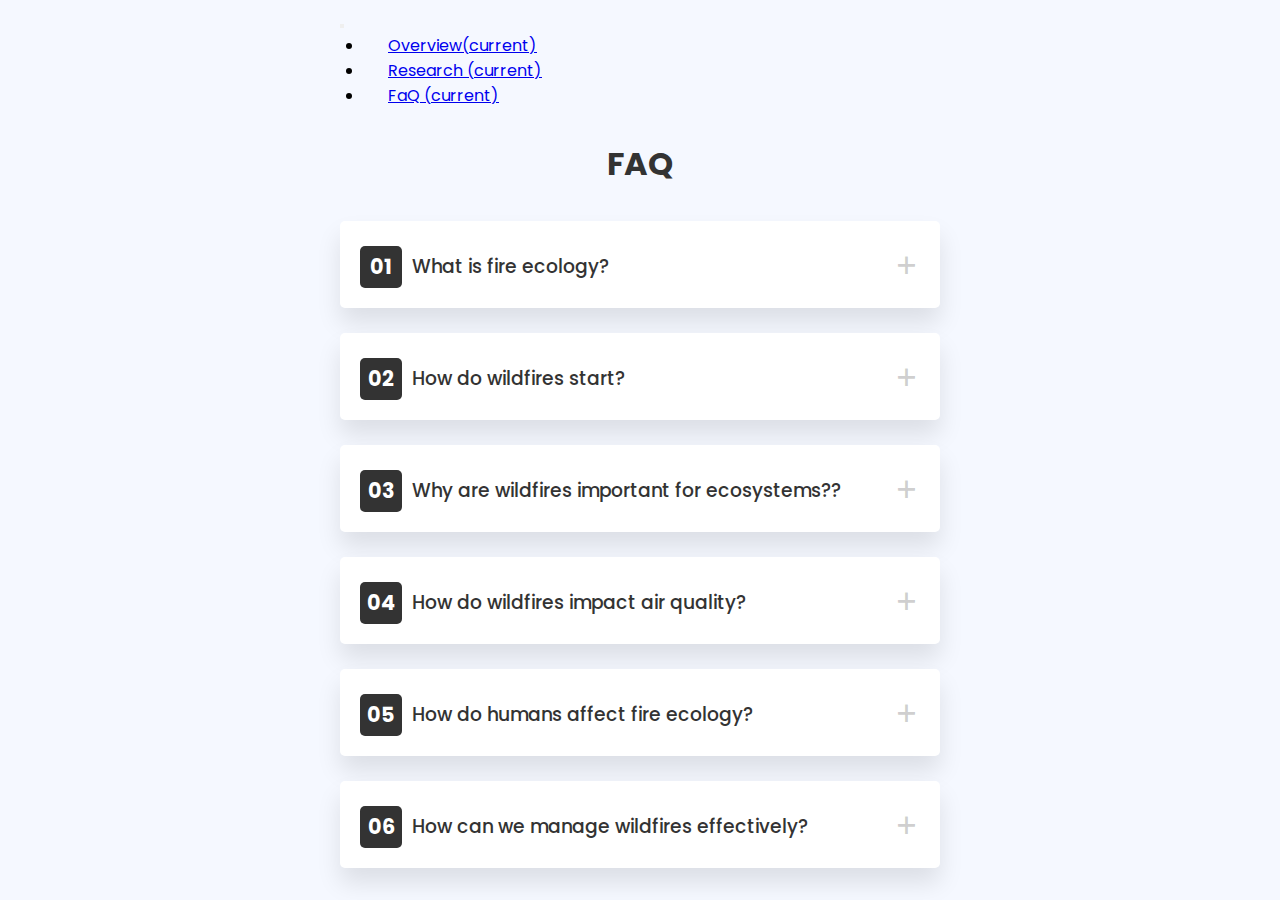
<file: faq.html>
<!DOCTYPE html>
<html lang="en">

<head>
    <meta charset="UTF-8">
    <meta name="viewport" content="width=device-width, initial-scale=1.0">
    <title>FAQ</title>
    <link rel="stylesheet" href="https://cdn.jsdelivr.net/npm/bootstrap@4.1.3/dist/css/bootstrap.min.css"
        integrity="sha384-MCw98/SFnGE8fJT3GXwEOngsV7Zt27NXFoaoApmYm81iuXoPkFOJwJ8ERdknLPMO" crossorigin="anonymous">
    <link rel="stylesheet" href="https://cdnjs.cloudflare.com/ajax/libs/font-awesome/6.4.0/css/all.min.css"
        integrity="sha512-iecdLmaskl7CVkqkXNQ/ZH/XLlvWZOJyj7Yy7tcenmpD1ypASozpmT/E0iPtmFIB46ZmdtAc9eNBvH0H/ZpiBw=="
        crossorigin="anonymous" referrerpolicy="no-referrer" />
    <link rel="shortcut icon" href="favicon_io (3)/favicon.ico" type="image/x-icon">
    <link rel="stylesheet" href="faq.css">
</head>

<body>
    <div class="container">
        <div class="container-fluid">
            <section class="navbar-home">
                <nav class="navbar navbar-expand-lg navbar-light bg-transparent">
                    <button class="navbar-toggler" type="button" data-toggle="collapse"
                        data-target="#navbarSupportedContent" aria-controls="navbarSupportedContent"
                        aria-expanded="false" aria-label="Toggle navigation">
                        <span class="navbar-toggler-icon"></span>
                    </button>

                    <div class="collapse navbar-collapse" id="navbarSupportedContent">
                        <ul class="navbar-nav mr-auto">
                            <li class="nav-item active">
                                <a class="nav-link" href="index.html">Overview<span class="sr-only">(current)</span></a>
                            </li>
                            <li class="nav-item active">
                                <a class="nav-link" href="research.html">Research <span
                                        class="sr-only">(current)</span></a>
                            </li>
                            <li class="nav-item active">
                                <a class="nav-link black" href="faq.html">FaQ <span class="sr-only">(current)</span></a>
                            </li>
                        </ul>
                    </div>
                </nav>
            </section>
            <h1 class="h1-faq">FAQ</h1>
            <div class="box">
                <input type="radio" name="acc" id="acc1">
                <label for="acc1">
                    <h2>01</h2>
                    <h3>What is fire ecology?</h3>
                </label>
                <div class="content">
                    <p>Fire ecology is the study of how fire interacts with the natural environment, including the
                        relationships between fire, plants, animals, and ecosystems. It encompasses the processes of
                        fire
                        ignition, behavior, and effects on ecosystems, as well as the adaptations of organisms to fire.
                    </p>
                </div>
            </div>

            <div class="box">
                <input type="radio" name="acc" id="acc2">
                <label for="acc2">
                    <h2>02</h2>
                    <h3>How do wildfires start?</h3>
                </label>
                <div class="content">
                    <p>Wildfires can start from both natural and human-caused sources. Natural causes include lightning
                        strikes, volcanic eruptions, and spontaneous combustion. Human-caused sources may involve
                        campfires
                        left unattended, discarded cigarettes, fireworks, arson, or equipment sparks.</p>
                </div>
            </div>

            <div class="box">
                <input type="radio" name="acc" id="acc3">
                <label for="acc3">
                    <h2>03</h2>
                    <h3>Why are wildfires important for ecosystems??</h3>
                </label>
                <div class="content">
                    <p>Wildfires play a crucial role in maintaining healthy ecosystems. They help recycle nutrients,
                        reduce
                        accumulated fuel loads, promote new growth, and create diverse habitats for various plant and
                        animal
                        species. Some ecosystems even depend on periodic wildfires for their survival and regeneration.
                    </p>
                </div>
            </div>

            <div class="box">
                <input type="radio" name="acc" id="acc4">
                <label for="acc4">
                    <h2>04</h2>
                    <h3>How do wildfires impact air quality?</h3>
                </label>
                <div class="content">
                    <p>Wildfires release various pollutants and particulate matter into the air, which can lead to
                        reduced
                        air quality and health issues for people with respiratory problems. The smoke from wildfires can
                        also affect visibility and contribute to climate change by releasing greenhouse gases like
                        carbon
                        dioxide.</p>
                </div>
            </div>
            <div class="box">
                <input type="radio" name="acc" id="acc5">
                <label for="acc5">
                    <h2>05</h2>
                    <h3>How do humans affect fire ecology?</h3>
                </label>
                <div class="content">
                    <p>Human activities have significantly influenced fire ecology. Land use changes, fire suppression
                        policies, urbanization near fire-prone areas, and climate change are some of the factors that
                        can
                        alter fire patterns, leading to more frequent and severe wildfires.</p>
                </div>
            </div>
            <div class="box">
                <input type="radio" name="acc" id="acc6">
                <label for="acc6">
                    <h2>06</h2>
                    <h3>How can we manage wildfires effectively?</h3>
                </label>
                <div class="content">
                    <p>Effective wildfire management involves a combination of prevention, suppression, and prescribed
                        burning strategies. Additionally, public education on fire safety and responsible land
                        management
                        practices is crucial to reducing the risk of catastrophic wildfires. Collaborative efforts among
                        communities, landowners, and government agencies are also vital for successful wildfire
                        management.
                    </p>
                </div>
            </div>
        </div>


        <!-- Optional JavaScript -->
        <!-- jQuery first, then Popper.js, then Bootstrap JS -->
        <script src="https://code.jquery.com/jquery-3.3.1.slim.min.js"
            integrity="sha384-q8i/X+965DzO0rT7abK41JStQIAqVgRVzpbzo5smXKp4YfRvH+8abtTE1Pi6jizo"
            crossorigin="anonymous"></script>
        <script src="https://cdn.jsdelivr.net/npm/popper.js@1.14.3/dist/umd/popper.min.js"
            integrity="sha384-ZMP7rVo3mIykV+2+9J3UJ46jBk0WLaUAdn689aCwoqbBJiSnjAK/l8WvCWPIPm49"
            crossorigin="anonymous"></script>
        <script src="https://cdn.jsdelivr.net/npm/bootstrap@4.1.3/dist/js/bootstrap.min.js"
            integrity="sha384-ChfqqxuZUCnJSK3+MXmPNIyE6ZbWh2IMqE241rYiqJxyMiZ6OW/JmZQ5stwEULTy"
            crossorigin="anonymous"></script>
</body>

</html>
</file>
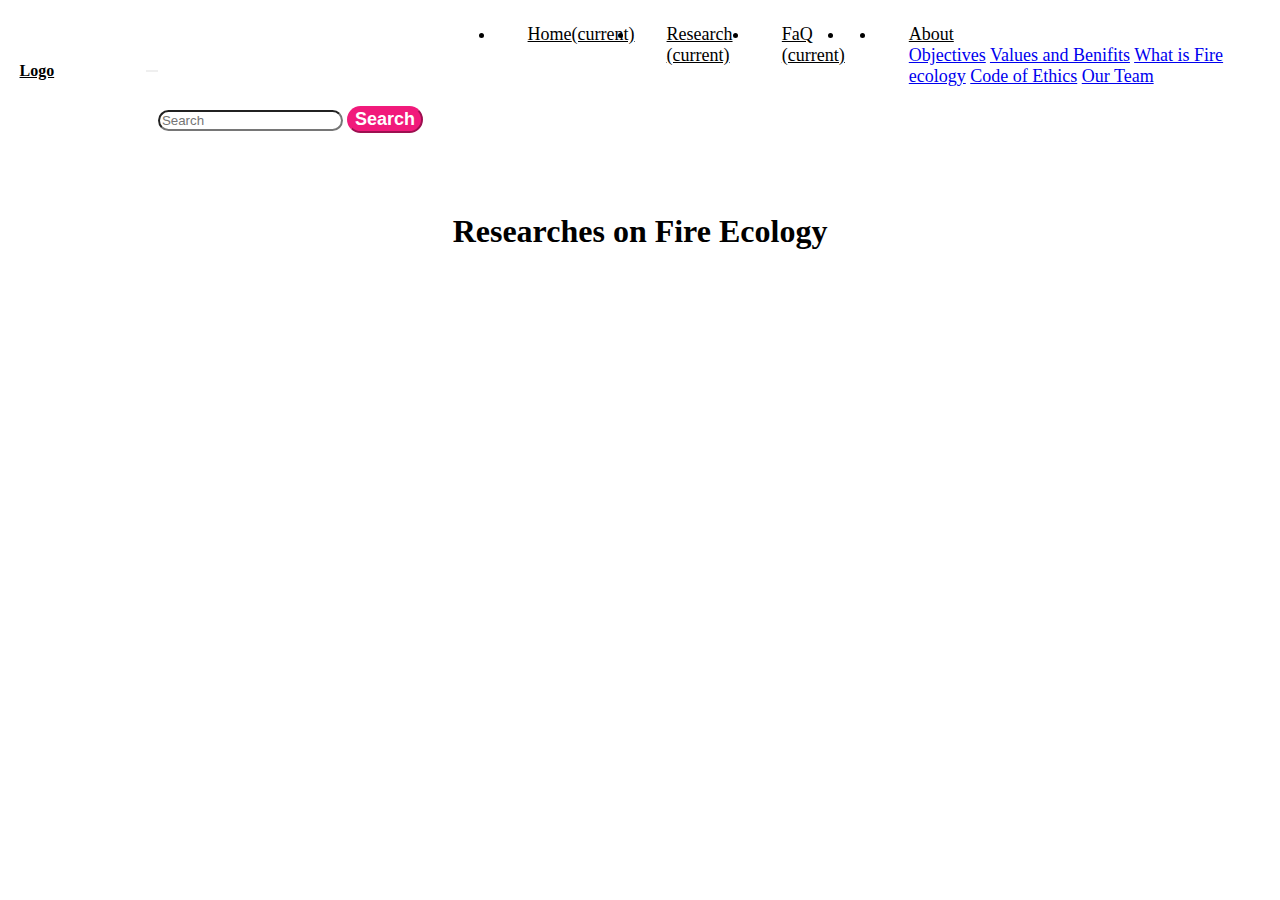
<file: research.html>
<!DOCTYPE html>
<html lang="en">

<head>
    <meta charset="UTF-8">
    <meta name="viewport" content="width=device-width, initial-scale=1.0">
    <link rel="stylesheet" href="https://cdn.jsdelivr.net/npm/bootstrap@4.1.3/dist/css/bootstrap.min.css"
        integrity="sha384-MCw98/SFnGE8fJT3GXwEOngsV7Zt27NXFoaoApmYm81iuXoPkFOJwJ8ERdknLPMO" crossorigin="anonymous">
    <link rel="stylesheet" href="https://cdnjs.cloudflare.com/ajax/libs/font-awesome/6.4.0/css/all.min.css"
        integrity="sha512-iecdLmaskl7CVkqkXNQ/ZH/XLlvWZOJyj7Yy7tcenmpD1ypASozpmT/E0iPtmFIB46ZmdtAc9eNBvH0H/ZpiBw=="
        crossorigin="anonymous" referrerpolicy="no-referrer" />
    <link rel="stylesheet" href="./style2.css">
    <link rel="shortcut icon" href="favicon_io (3)/favicon.ico" type="image/x-icon">
    <title>Research</title>
</head>

<body>
    <div class="container-fluid">
        <section class="navbar-home">
            <nav class="navbar navbar-expand-lg navbar-light bg-transparent">
                <a class="navbar-brand lobe-logo" href="#" style="color: black;">Logo</a>
                <button class="navbar-toggler" type="button" data-toggle="collapse"
                    data-target="#navbarSupportedContent" aria-controls="navbarSupportedContent" aria-expanded="false"
                    aria-label="Toggle navigation">
                    <span class="navbar-toggler-icon"></span>
                </button>

                <div class="collapse navbar-collapse" id="navbarSupportedContent">
                    <ul class="navbar-nav mr-auto">
                        <li class="nav-item active">
                            <a class="nav-link" href="index.html">Home<span class="sr-only">(current)</span></a>
                        </li>
                        <li class="nav-item active">
                            <a class="nav-link" href="research.html">Research <span class="sr-only">(current)</span></a>
                        </li>
                        <li class="nav-item active">
                            <a class="nav-link black" href="faq.html">FaQ <span class="sr-only">(current)</span></a>
                        </li>
                        <li class="nav-item active">
                        <li class="nav-item dropdown">
                            <a class="nav-link dropdown-toggle" href="#" id="navbarDropdown" role="button"
                                data-toggle="dropdown" aria-haspopup="true" aria-expanded="false" style="color: black;">
                                About
                            </a>
                            <div class="dropdown-menu" aria-labelledby="navbarDropdown">
                                <a class="dropdown-item" href="about.html#objective">Objectives</a>
                                <a class="dropdown-item" href="about.html#codE" target="_blank">Values and Benifits</a>
                                <a class="dropdown-item" href="about.html#fireE" target="_blank">What is Fire
                                    ecology</a>
                                <a class="dropdown-item" href="about.html#codeE">Code of Ethics</a>
                                <a class="dropdown-item" href="about.html#teaM">Our Team</a>
                            </div>
                        </li>
                        </li>
                    </ul>
                    <form class="form-inline my-2 my-lg-0">
                        <input class="form-control mr-sm-2" type="search" placeholder="Search" aria-label="Search">
                        <button class="btn btn-outline-success download-btn my-2 my-sm-0" type="submit">Search</button>
                    </form>
                </div>
            </nav>
        </section>
        <section class="text-main">
            <h1 class="main">Researches on Fire Ecology</h1>
        </section>
    </div>



    <!-- Optional JavaScript -->
    <!-- jQuery first, then Popper.js, then Bootstrap JS -->
    <script src="https://code.jquery.com/jquery-3.3.1.slim.min.js"
        integrity="sha384-q8i/X+965DzO0rT7abK41JStQIAqVgRVzpbzo5smXKp4YfRvH+8abtTE1Pi6jizo"
        crossorigin="anonymous"></script>
    <script src="https://cdn.jsdelivr.net/npm/popper.js@1.14.3/dist/umd/popper.min.js"
        integrity="sha384-ZMP7rVo3mIykV+2+9J3UJ46jBk0WLaUAdn689aCwoqbBJiSnjAK/l8WvCWPIPm49"
        crossorigin="anonymous"></script>
    <script src="https://cdn.jsdelivr.net/npm/bootstrap@4.1.3/dist/js/bootstrap.min.js"
        integrity="sha384-ChfqqxuZUCnJSK3+MXmPNIyE6ZbWh2IMqE241rYiqJxyMiZ6OW/JmZQ5stwEULTy"
        crossorigin="anonymous"></script>
</body>

</html>
</file>
<file: faq.css>
@import url('https://fonts.googleapis.com/css2?family=Poppins:wght@300;400;500;600;700;800;900&display=swap');

*{
    margin: 0;
    padding: 0;
    box-sizing: border-box;
    font-family: 'Poppins', sans-serif;
}

body{
    display: flex;
    align-items: center;
    justify-content: center;
    background: #f5f8ff;
    min-height: 100vh;
}

h1 {
    text-align: center;
    padding: 2rem 0;
    padding-bottom: 0.5rem !important;
}

.container{
    display: flex;
    flex-direction: column;
    margin: 0 40px;
    max-width: 600px;
    gap: 20px;
}

.container h1{
    color: #333;
}

.box{
    position: relative;
    border-radius: 5px;
    background: #fff;
    padding: 0 20px 20px;
    box-shadow: 0 15px 25px rgba(0,0,0,0.1);
    overflow: hidden;
    margin: 25px 0;
}

.box input{
    appearance: none;
}

.box label{
    display: flex;
    align-items: center;
}

label h2{
    display: flex;
    align-items: center;
    justify-content: center;
    width: 42px;
    height: 42px;
    margin-right: 10px;
    background: #333;
    color: #fff;
    font-size: 1.3rem;
    border-radius: 5px;
}

label h3{
    position: relative;
    z-index:1;
    font-weight: 500;
    color: #333;
}

.box label::after{
    position: absolute;
    right: 22px;
    content: '+';
    transition: transform 1s;
    font-size: 2.1rem;
    color: rgba(0,0,0,0.2);
}

.box:hover label::after{
    color: #333;
}

.box input:checked ~ label::after{
    transform: rotate(135deg);
}

.box .content{
    max-height: 0;
    transition: 1s;
    overflow: hidden;
}

.box input:checked ~ .content{
    max-height: 100vh;
}


.nav-item {
    margin-left: 1.5rem;
    padding: 0rem 1.5rem;
}
</file>
<file: style2.css>
nav {
    display: flex;
    align-items: center;
    justify-content: center;
}

.lobe-logo {
    width: 10%;
    font-weight: bold;
}

.nav-item {
    padding-left: 2rem;
    font-size: 18px;
    font-weight: 500;
}

.nav-link {
    color: black;
    transition: 0.6s ease-in-out;
}

.nav-link:hover {
    color: rgba(195, 193, 193, 0.722) !important;
}

.navbar-nav {
    display: flex;
    margin-left: 27%;
}

.navbar-toggler {
    background-size: 50%;
    border: #fff;
    text-align: center;
    background-repeat: no-repeat;
}

.navbar-toggler:hover {
    border: #fff;
}

.green {
    color: #04ddb2;
}

.download-btn {
    background-color: #F11A7B;
    outline: none;
    border-radius: 13.5rem;
    outline: #F11A7B;
    padding: 0.3 2rem;
    font-weight: 700;
    color: #fff;
    font-size: large;
    margin-top: 0.2rem;
    border-color: #F11A7B;
    margin-right: 3rem;
    /* margin-left: 25%; */
    transition: 0.4s ease-in-out;
}

.download-btn:hover {
    background-color: #982176;
    border-color: #982176;
}

.form-control{
    border-radius: 90px;
}

.fire {
    color: #FF8551;
}

.text-main{
    text-align: center;
    font-family: 'Roboto';
}
.main{
    padding:2rem;
    margin-top: 3rem;
}
</file>
